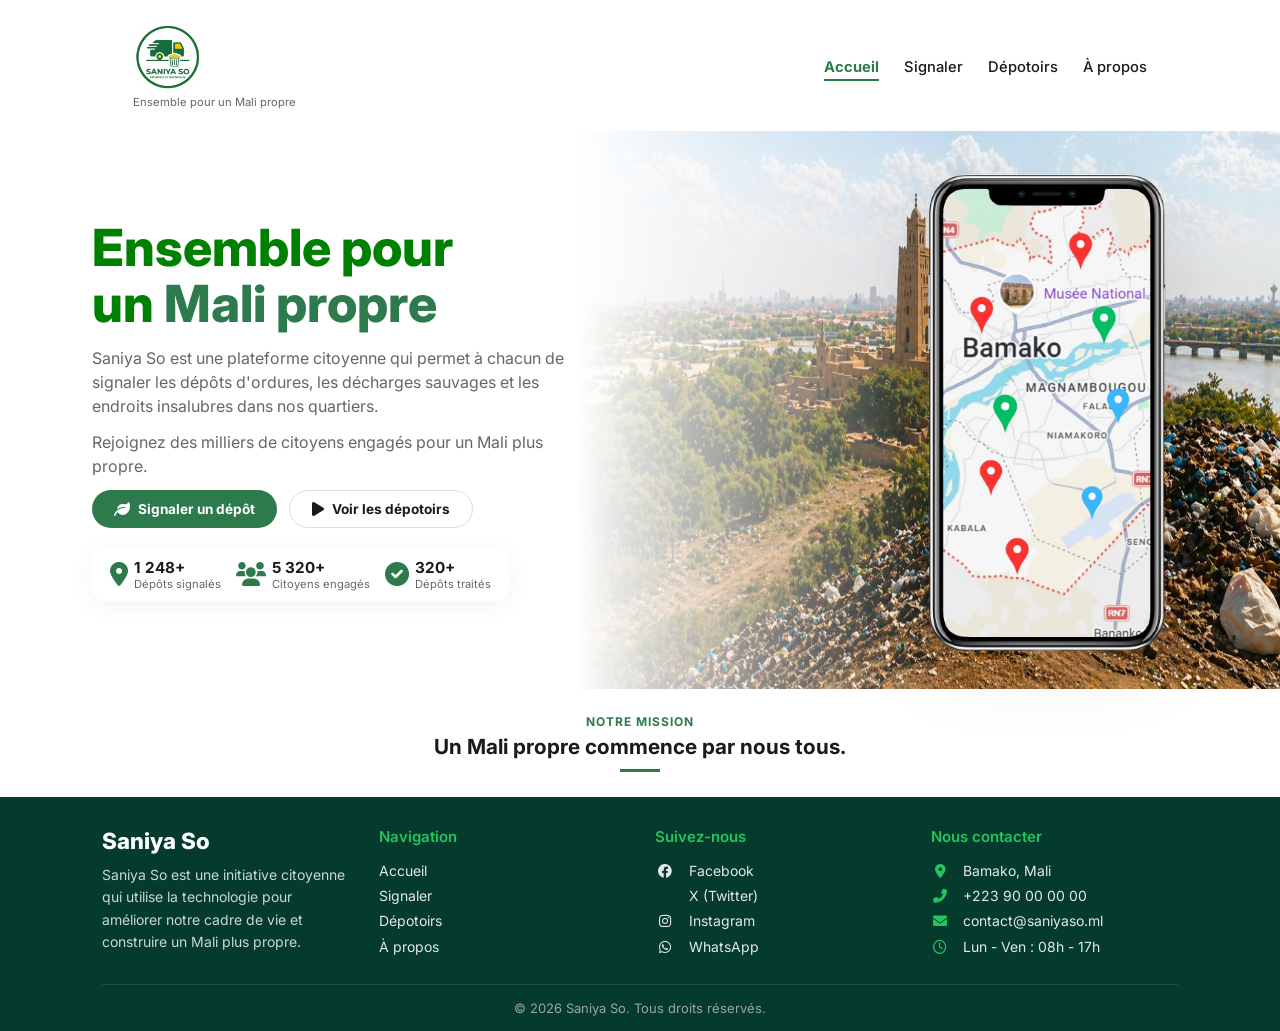
<file: index.html>
<!DOCTYPE html>
<html lang="fr">
<head>
    <meta charset="UTF-8">
    <meta name="viewport" content="width=device-width, initial-scale=1.0">
    <title>Saniya So - Mali Propre</title>
    <link rel="stylesheet" href="Style.css">
    <link href="https://fonts.googleapis.com/css2?family=Inter:wght@400;600;700;800&display=swap" rel="stylesheet">
    <link rel="stylesheet" href="https://cdnjs.cloudflare.com/ajax/libs/font-awesome/6.0.0/css/all.min.css">
</head>
<body>

    <header class="header">
        <nav class="navbar">
            <div class="logo">
                <div class="logo-text">
                 <a href="index.html"><img src="images/logo.jpeg" alt="logo SaniyaSo"></a>
                    <p>Ensemble pour un Mali propre</p>
                </div>
            </div>
            <button class="menu-toggle" id="menuToggle">
                <span></span>
                <span></span>
                <span></span>
            </button>
            <ul class="nav-links" id="navLinks">
    <li><a href="index.html" class="active">Accueil</a></li>
    <li><a href="signaler.html">Signaler</a></li>
    <li><a href="depotoir.html">Dépotoirs</a></li>
    <li><a href="apropos.html">À propos</a></li>
</ul>
        </nav>
    </header>
    <main class="hero">
        <div class="hero-container">
            <div class="hero-content">
                <h1 class="title">Ensemble pour<br>un <span>Mali propre</span></h1>
                <p class="description">
                    Saniya So est une plateforme citoyenne qui permet à chacun de signaler les dépôts d'ordures, les décharges sauvages et les endroits insalubres dans nos quartiers.
                </p>
                <p class="sub-description">Rejoignez des milliers de citoyens engagés pour un Mali plus propre.</p>
                <div class="actions">
                    <a href="signaler.html" class="btn btn-green"><i class="fas fa-leaf"></i> Signaler un dépôt</a>
                    <a href="depotoir.html" class="btn btn-outline"><i class="fas fa-play"></i> Voir les dépotoirs</a>
                </div>
                <div class="stats">
                    <div class="stat-card">
                        <span class="icon"><i class="fas fa-map-marker-alt"></i></span>
                        <div><strong>1 248+</strong><p>Dépôts signalés</p></div>
                    </div>
                    <div class="stat-card">
                        <span class="icon"><i class="fas fa-users"></i></span>
                        <div><strong>5 320+</strong><p>Citoyens engagés</p></div>
                    </div>
                    <div class="stat-card">
                        <span class="icon"><i class="fas fa-check-circle"></i></span>
                        <div><strong>320+</strong><p>Dépôts traités</p></div>
                    </div>
                </div>
            </div>

            <div class="hero-visual">
                <img src="images/iphone.png" alt="Saniya App" class="phone">
            </div>
        </div>
    </main>

    <div class="mission">
        <p class="mission-tag">NOTRE MISSION</p>
        <h2>Un Mali propre commence par nous tous.</h2>
        <div class="line"></div>
    </div>

    <footer class="main-footer">
        <div class="footer-inner">
            <div class="footer-section left">
                <div class="footer-brand">
                    <h2>Saniya So</h2>
                </div>
                <p class="description-footer">
                    Saniya So est une initiative citoyenne qui utilise la technologie pour améliorer notre cadre de vie et construire un Mali plus propre.
                </p>
            </div>

            <div class="footer-section center">
                <h3>Navigation</h3>
                <ul>
                    <li><a href="#">Accueil</a></li>
                    <li><a href="#">Signaler</a></li>
                    <li><a href="#">Dépotoirs</a></li>
                    <li><a href="#">À propos</a></li>
                </ul>
            </div>
<div class="footer-section center">
    <h3>Suivez-nous</h3>
    <ul class="social-links">
        <li><a href="#"><i class="fab fa-facebook"></i> Facebook</a></li>
        <li><a href="#"><i class="fab fa-x-twitter"></i> X (Twitter)</a></li>
        <li><a href="#"><i class="fab fa-instagram"></i> Instagram</a></li>
        <li><a href="#"><i class="fab fa-whatsapp"></i> WhatsApp</a></li>
    </ul>
</div>
            <div class="footer-section right">
                <h3>Nous contacter</h3>
                <ul class="contact-info">
    <li><i class="fas fa-map-marker-alt"></i> Bamako, Mali</li>
    <li><i class="fas fa-phone-alt"></i> +223 90 00 00 00</li>
    <li><i class="fas fa-envelope"></i> contact@saniyaso.ml</li>
    <li><i class="far fa-clock"></i> Lun - Ven : 08h - 17h</li>
</ul>
            </div>
        </div>

        <div class="footer-bottom">
            <p>© 2026 Saniya So. Tous droits réservés.</p>
        </div>
    </footer>

    <script>
        const menuToggle = document.getElementById('menuToggle');
        const navLinks = document.getElementById('navLinks');
        
        menuToggle.addEventListener('click', () => {
            navLinks.classList.toggle('active');
            menuToggle.classList.toggle('active');
        });
    </script>

</body>
</html>
</file>
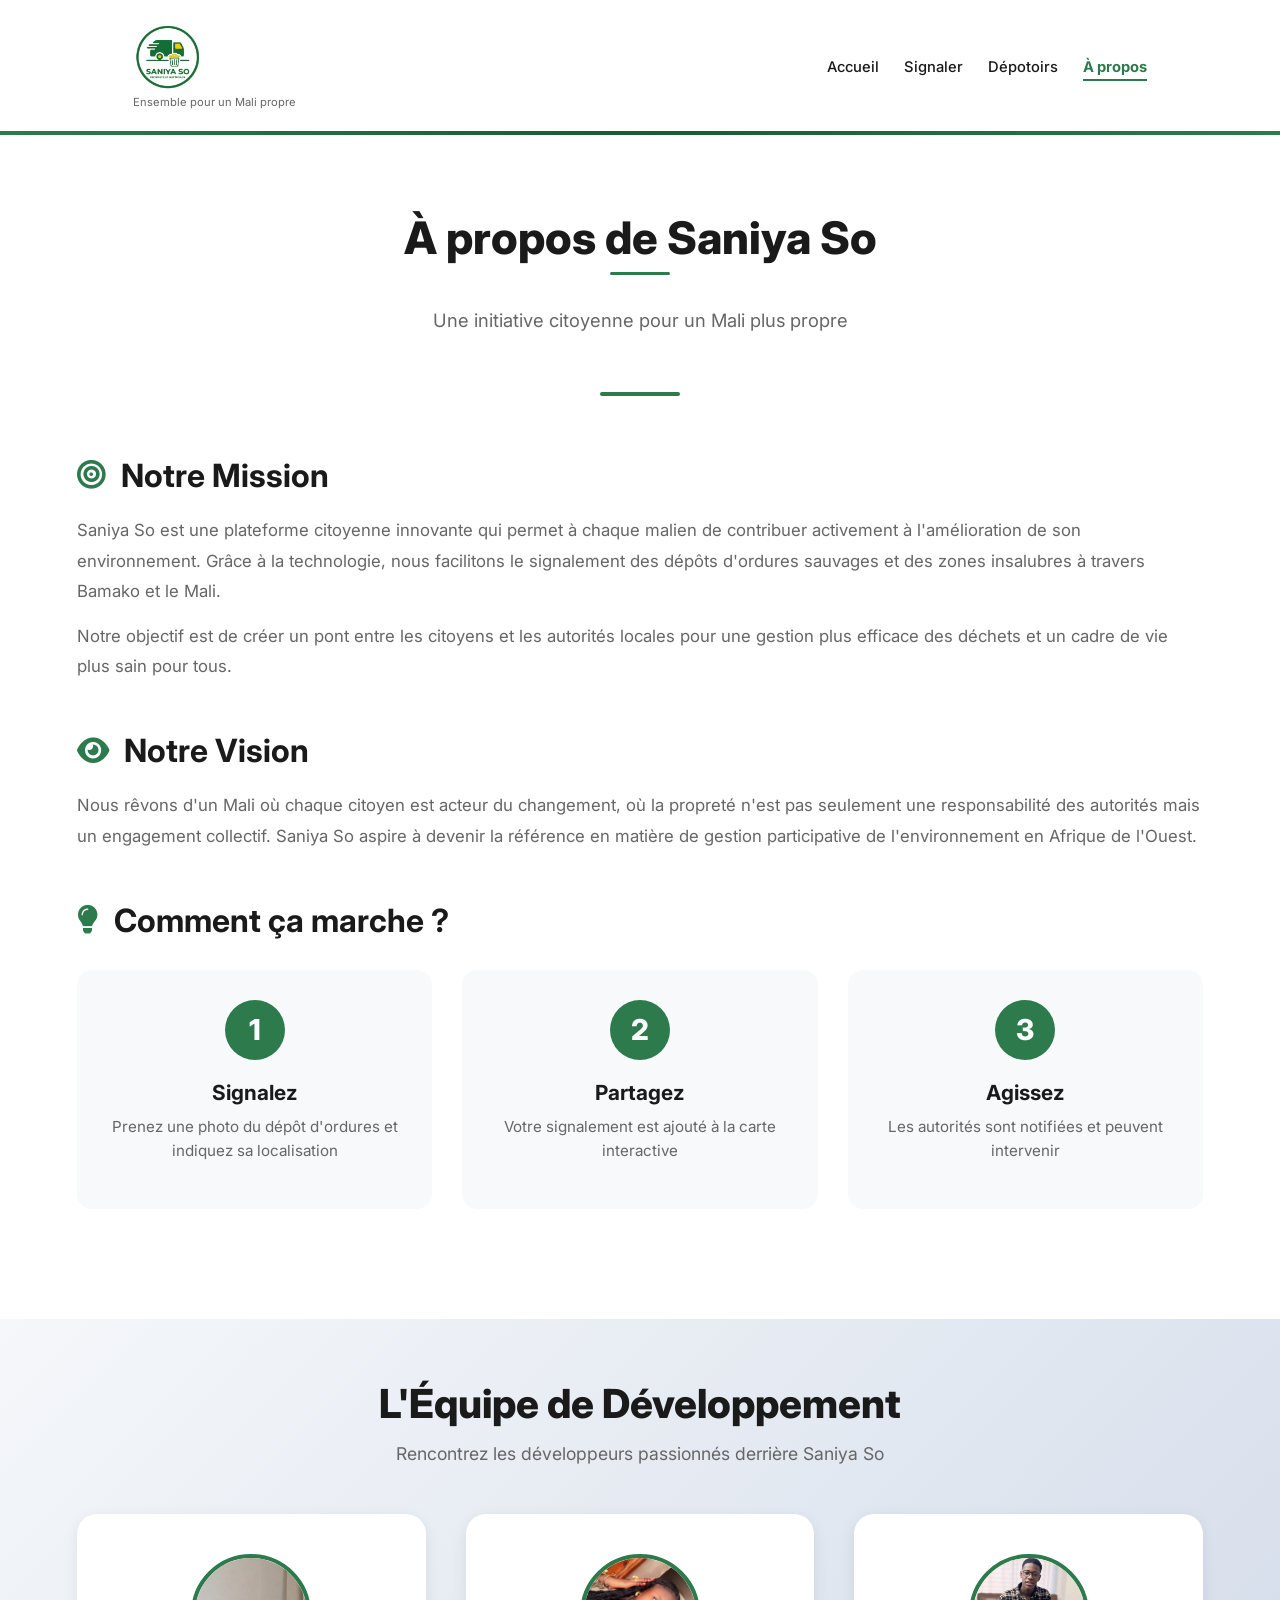
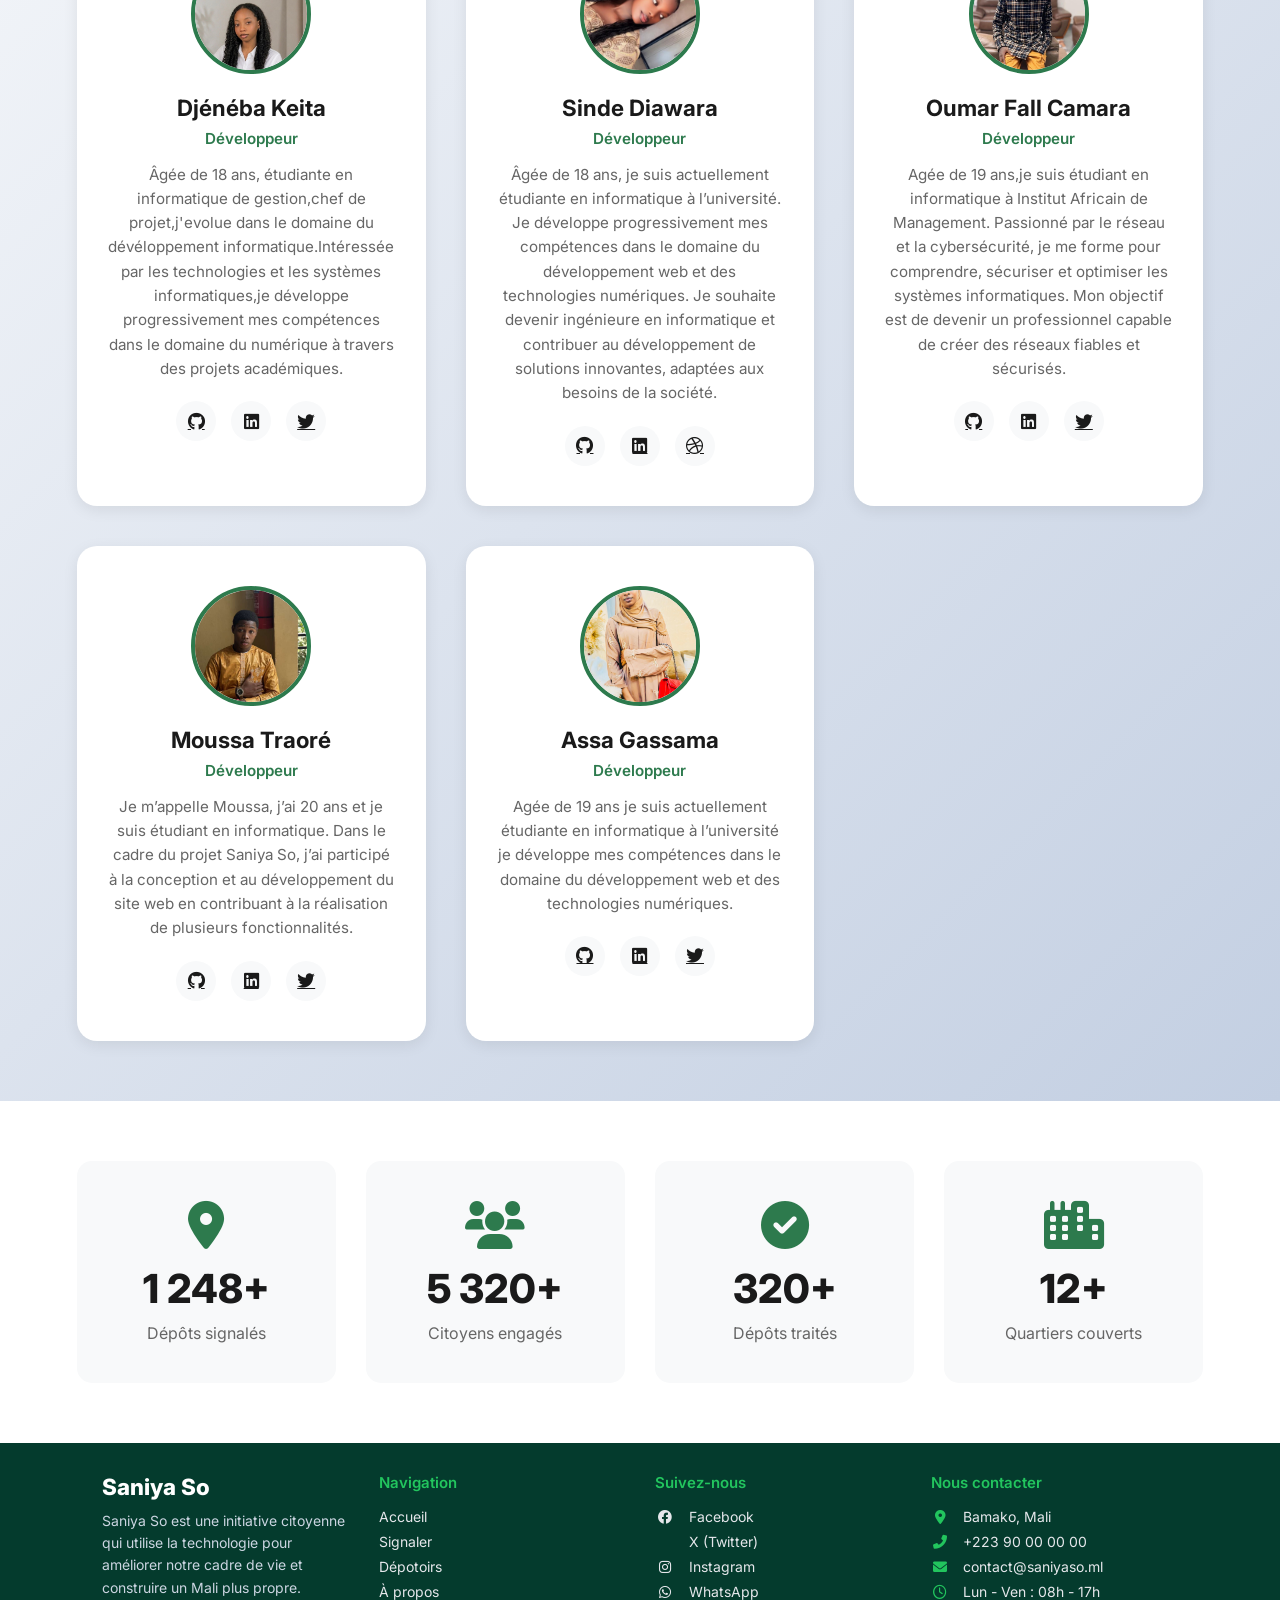
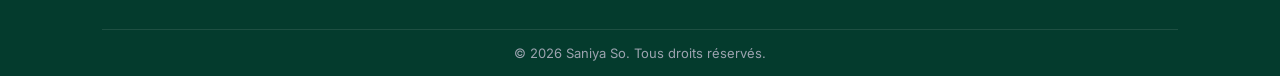
<file: apropos.html>
<!DOCTYPE html>
<html lang="fr">
<head>
    <meta charset="UTF-8">
    <meta name="viewport" content="width=device-width, initial-scale=1.0">
    <title>À propos - Saniya So</title>
    <link rel="stylesheet" href="Style.css">
    <link href="https://fonts.googleapis.com/css2?family=Inter:wght@400;600;700;800&display=swap" rel="stylesheet">
    <link rel="stylesheet" href="https://cdnjs.cloudflare.com/ajax/libs/font-awesome/6.0.0/css/all.min.css">
</head>
<body>

    <header class="header">
        <nav class="navbar">
            <div class="logo">
                <div class="logo-text">
                 <a href="index.html"><img src="images/logo.jpeg" alt="logo SaniyaSo"></a>
                    <p>Ensemble pour un Mali propre</p>
                </div>
            </div>
            <button class="menu-toggle" id="menuToggle">
                <span></span>
                <span></span>
                <span></span>
            </button>
            <ul class="nav-links" id="navLinks">
    <li><a href="index.html">Accueil</a></li>
    <li><a href="signaler.html">Signaler</a></li>
    <li><a href="depotoir.html">Dépotoirs</a></li>
    <li><a href="apropos.html" class="active">À propos</a></li>
</ul>
        </nav>
    </header>

    <!-- SECTION HERO -->
    <section class="about-hero">
        <div class="hero-overlay">
            <h1>À propos de Saniya So</h1>
            <p>Une initiative citoyenne pour un Mali plus propre</p>
        </div>
    </section>

    <!-- SECTION MISSION -->
    <section class="about-section">
        <div class="about-container">
            <div class="about-content">
                <h2><i class="fas fa-bullseye"></i> Notre Mission</h2>
                <p>
                    Saniya So est une plateforme citoyenne innovante qui permet à chaque malien de contribuer activement à l'amélioration de son environnement. 
                    Grâce à la technologie, nous facilitons le signalement des dépôts d'ordures sauvages et des zones insalubres à travers Bamako et le Mali.
                </p>
                <p>
                    Notre objectif est de créer un pont entre les citoyens et les autorités locales pour une gestion plus efficace des déchets 
                    et un cadre de vie plus sain pour tous.
                </p>
            </div>

            <div class="about-content">
                <h2><i class="fas fa-eye"></i> Notre Vision</h2>
                <p>
                    Nous rêvons d'un Mali où chaque citoyen est acteur du changement, où la propreté n'est pas seulement une responsabilité 
                    des autorités mais un engagement collectif. Saniya So aspire à devenir la référence en matière de gestion participative 
                    de l'environnement en Afrique de l'Ouest.
                </p>
            </div>

            <div class="about-content">
                <h2><i class="fas fa-lightbulb"></i> Comment ça marche ?</h2>
                <div class="steps">
                    <div class="step-card">
                        <div class="step-number">1</div>
                        <h3>Signalez</h3>
                        <p>Prenez une photo du dépôt d'ordures et indiquez sa localisation</p>
                    </div>
                    <div class="step-card">
                        <div class="step-number">2</div>
                        <h3>Partagez</h3>
                        <p>Votre signalement est ajouté à la carte interactive</p>
                    </div>
                    <div class="step-card">
                        <div class="step-number">3</div>
                        <h3>Agissez</h3>
                        <p>Les autorités sont notifiées et peuvent intervenir</p>
                    </div>
                </div>
            </div>
        </div>
    </section>

    <!-- SECTION ÉQUIPE -->
    <section class="team-section">
        <div class="team-container">
            <h2>L'Équipe de Développement</h2>
            <p class="team-intro">Rencontrez les développeurs passionnés derrière Saniya So</p>
            
            <div class="team-grid">
                <div class="team-card">
                    <div class="team-avatar">
                        <img src="images/Ina.jpg.jpeg" alt="Djénéba Keita">
                    </div>
                    <h3>Djénéba Keita</h3>
                    <p class="role">Développeur</p>
                    <p class="bio">Âgée de 18 ans, étudiante en informatique de gestion,chef de projet,j'evolue dans le domaine du dévéloppement informatique.Intéressée par les technologies et les systèmes informatiques,je développe progressivement mes compétences dans le domaine du numérique à travers des projets académiques.</p>
                    <div class="social-links-team">
                        <a href="#"><i class="fab fa-github"></i></a>
                        <a href="#"><i class="fab fa-linkedin"></i></a>
                        <a href="#"><i class="fab fa-twitter"></i></a>
                    </div>
                </div>

                <div class="team-card">
                    <div class="team-avatar">
                        <img src="images/sinde.jpg.jpeg" alt="Sinde Diawara">
                    </div>
                    <h3>Sinde Diawara</h3>
                    <p class="role">Développeur</p>
                    <p class="bio">Âgée de 18 ans, je suis actuellement étudiante en informatique à l’université. Je développe progressivement mes compétences dans le domaine du développement web et des technologies numériques.
Je souhaite devenir ingénieure en informatique et contribuer au développement de solutions innovantes, adaptées aux besoins de la société.</p>
                    <div class="social-links-team">
                        <a href="#"><i class="fab fa-github"></i></a>
                        <a href="#"><i class="fab fa-linkedin"></i></a>
                        <a href="#"><i class="fab fa-dribbble"></i></a>
                    </div>
                </div>

                <div class="team-card">
                    <div class="team-avatar">
                        <img src="images/fall.jpg.jpeg" alt="Développeur 3">
                    </div>
                    <h3>Oumar Fall Camara</h3>
                    <p class="role">Développeur</p>
                    <p class="bio">Agée de 19 ans,je suis étudiant en informatique à Institut Africain de Management. Passionné par le réseau et la cybersécurité, je me forme pour comprendre, sécuriser et optimiser les systèmes informatiques. Mon objectif est de devenir un professionnel capable de créer des réseaux fiables et sécurisés.</p>
                    <div class="social-links-team">
                        <a href="#"><i class="fab fa-github"></i></a>
                        <a href="#"><i class="fab fa-linkedin"></i></a>
                        <a href="#"><i class="fab fa-twitter"></i></a>
                    </div>
                </div>

                <div class="team-card">
                    <div class="team-avatar">
                        <img src="images/moussa.jpg.jpeg" alt="Développeur 4">
                    </div>
                    <h3>Moussa Traoré</h3>
                    <p class="role">Développeur</p>
                    <p class="bio">Je m’appelle Moussa, j’ai 20 ans et je suis étudiant en informatique. Dans le cadre du projet Saniya So, j’ai participé à la conception et au développement du site web en contribuant à la réalisation de plusieurs fonctionnalités.</p>
                    <div class="social-links-team">
                        <a href="#"><i class="fab fa-github"></i></a>
                        <a href="#"><i class="fab fa-linkedin"></i></a>
                        <a href="#"><i class="fab fa-twitter"></i></a>
                    </div>
                </div>

                <div class="team-card">
                    <div class="team-avatar">
                        <img src="images/Assa.jpg.jpeg" alt="Développeur 5">
                    </div>
                    <h3>Assa Gassama</h3>
                    <p class="role">Développeur</p>
                    <p class="bio">Agée de 19 ans je suis actuellement étudiante en informatique à l’université je développe mes compétences dans le domaine du développement web et des technologies numériques.</p>
                    <div class="social-links-team">
                        <a href="#"><i class="fab fa-github"></i></a>
                        <a href="#"><i class="fab fa-linkedin"></i></a>
                        <a href="#"><i class="fab fa-twitter"></i></a>
                    </div>
                </div>
            </div>
        </div>
    </section>

    <!-- SECTION STATS -->
    <section class="stats-section">
        <div class="stats-container">
            <div class="stat-box">
                <i class="fas fa-map-marker-alt"></i>
                <h3>1 248+</h3>
                <p>Dépôts signalés</p>
            </div>
            <div class="stat-box">
                <i class="fas fa-users"></i>
                <h3>5 320+</h3>
                <p>Citoyens engagés</p>
            </div>
            <div class="stat-box">
                <i class="fas fa-check-circle"></i>
                <h3>320+</h3>
                <p>Dépôts traités</p>
            </div>
            <div class="stat-box">
                <i class="fas fa-city"></i>
                <h3>12+</h3>
                <p>Quartiers couverts</p>
            </div>
        </div>
    </section>

    <footer class="main-footer">
        <div class="footer-inner">
            <div class="footer-section left">
                <div class="footer-brand">
                    <h2>Saniya So</h2>
                </div>
                <p class="description-footer">
                    Saniya So est une initiative citoyenne qui utilise la technologie pour améliorer notre cadre de vie et construire un Mali plus propre.
                </p>
            </div>

            <div class="footer-section center">
                <h3>Navigation</h3>
                <ul>
                    <li><a href="index.html">Accueil</a></li>
                    <li><a href="signaler.html">Signaler</a></li>
                    <li><a href="depotoir.html">Dépotoirs</a></li>
                    <li><a href="apropos.html">À propos</a></li>
                </ul>
            </div>
<div class="footer-section center">
    <h3>Suivez-nous</h3>
    <ul class="social-links">
        <li><a href="#"><i class="fab fa-facebook"></i> Facebook</a></li>
        <li><a href="#"><i class="fab fa-x-twitter"></i> X (Twitter)</a></li>
        <li><a href="#"><i class="fab fa-instagram"></i> Instagram</a></li>
        <li><a href="#"><i class="fab fa-whatsapp"></i> WhatsApp</a></li>
    </ul>
</div>
            <div class="footer-section right">
                <h3>Nous contacter</h3>
                <ul class="contact-info">
    <li><i class="fas fa-map-marker-alt"></i> Bamako, Mali</li>
    <li><i class="fas fa-phone-alt"></i> +223 90 00 00 00</li>
    <li><i class="fas fa-envelope"></i> contact@saniyaso.ml</li>
    <li><i class="far fa-clock"></i> Lun - Ven : 08h - 17h</li>
</ul>
            </div>
        </div>

        <div class="footer-bottom">
            <p>© 2026 Saniya So. Tous droits réservés.</p>
        </div>
    </footer>

    <script>
        const menuToggle = document.getElementById('menuToggle');
        const navLinks = document.getElementById('navLinks');
        
        menuToggle.addEventListener('click', () => {
            navLinks.classList.toggle('active');
            menuToggle.classList.toggle('active');
        });
    </script>

</body>
</html>
</file>
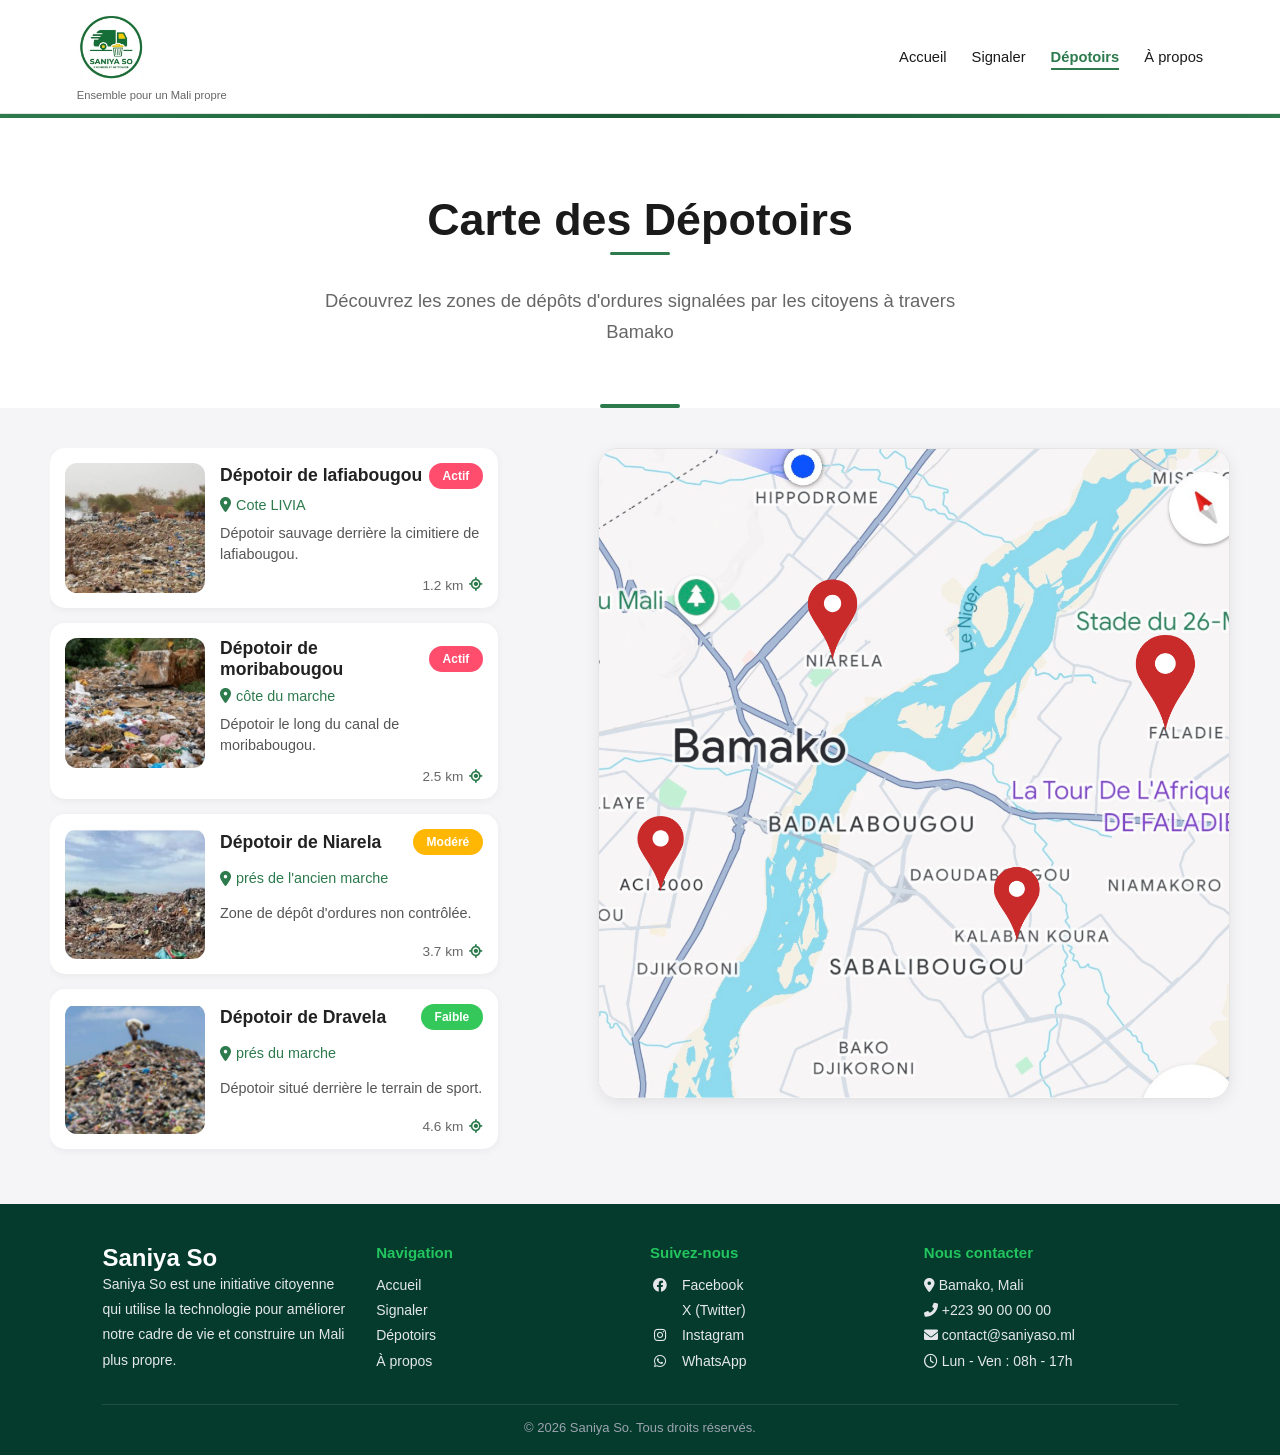
<file: depotoir.html>
<!DOCTYPE html>
<html lang="fr">
<head>
  <meta charset="UTF-8" />
  <meta name="viewport" content="width=device-width, initial-scale=1.0"/>
  <title>Dépotoir - Saniya SO</title>
  <link href="https://fonts.googleapis.com/css2?family=Inter:wght@400;600;700;800&display=swap" rel="stylesheet">
  <link rel="stylesheet" href="https://cdnjs.cloudflare.com/ajax/libs/font-awesome/6.0.0/css/all.min.css">
  <link rel="stylesheet" href="depotoir.css">
</head>
<body>
    <header class="header">
        <nav class="navbar">
            <div class="logo">
                <div class="logo-text">
                 <a href="index.html"><img src="images/logo.jpeg" alt="logo SaniyaSo"></a>
                    <p>Ensemble pour un Mali propre</p>
                </div>
            </div>
            <button class="menu-toggle" id="menuToggle">
                <span></span>
                <span></span>
                <span></span>
            </button>
            <ul class="nav-links" id="navLinks">
    <li><a href="index.html">Accueil</a></li>
    <li><a href="signaler.html">Signaler</a></li>
    <li><a href="depotoir.html" class="active">Dépotoirs</a></li>
    <li><a href="apropos.html">À propos</a></li>
</ul>
        </nav>
    </header>

  <!-- SECTION HERO -->
  <section class="depotoir-hero">
    <div class="hero-overlay">
      <h1>Carte des Dépotoirs</h1>
      <p>Découvrez les zones de dépôts d'ordures signalées par les citoyens à travers Bamako</p>
    </div>
  </section>

  <!-- CONTENU -->
  <main>
  <section class="container">

    <!-- LISTE DEPOTOIRS -->
    <div class="left-section">

      <!-- CARD 1 -->
      <div class="dump-card">
        <img src="images/lafiabougou.jpg" alt="">

        <div class="card-content">
          <div class="top-line">
            <h2>Dépotoir de lafiabougou</h2>
            <span class="badge red">Actif</span>
          </div>

          <p class="location">
            <i class="fa-solid fa-location-dot"></i>
            <a href="https://www.google.com/maps/place/Dépôt+d'ordures+de+Lafiabougou/@12.6227648,-8.0593263,14z/data=!4m6!3m5!1s0xe51cdefd9be4935:0x67560b0e3106691e!8m2!3d12.6227648!4d-8.0387269!16s%2Fg%2F11r3ksg0zl?entry=ttu&g_ep=EgoyMDI2MDUwMi4wIKXMDSoASAFQAw%3D%3D">Cote LIVIA</a>
          </p>

          <p class="description">
            Dépotoir sauvage derrière la cimitiere de lafiabougou.
          </p>

          <div class="distance">
            <span>1.2 km</span>
            <i class="fa-solid fa-location-crosshairs"></i>
          </div>
        </div>
      </div>

      <!-- CARD 2 -->
      <div class="dump-card">
        <img src="images/moribabougou.jpg" alt="">

        <div class="card-content">
          <div class="top-line">
            <h2>Dépotoir de moribabougou</h2>
            <span class="badge red">Actif</span>
          </div>

          <p class="location">
            <i class="fa-solid fa-location-dot"></i>
            <a href="https://maps.app.goo.gl/bct2KwV17Maovm8Z7">
            côte du marche</a>
          </p>

          <p class="description">
            Dépotoir le long du canal de moribabougou.
          </p>

          <div class="distance">
            <span>2.5 km</span>
            <i class="fa-solid fa-location-crosshairs"></i>
          </div>
        </div>
      </div>

      <!-- CARD 3 -->
      <div class="dump-card">
        <img src="images/Niarela.jpg" alt="">

        <div class="card-content">
          <div class="top-line">
            <h2>Dépotoir de Niarela</h2>
            <span class="badge orange">Modéré</span>
          </div>

          <p class="location">
            <i class="fa-solid fa-location-dot"></i>
            <a href="https://maps.app.goo.gl/dKLUxHJo3vQ7WgpJ7">
            prés de l'ancien marche</a>
          </p>

          <p class="description">
            Zone de dépôt d'ordures non contrôlée.
          </p>

          <div class="distance">
            <span>3.7 km</span>
            <i class="fa-solid fa-location-crosshairs"></i>
          </div>
        </div>
      </div>

      <!-- CARD 4 -->
      <div class="dump-card">
        <img src="images/Dravela.jpg" alt="">

        <div class="card-content">
          <div class="top-line">
            <h2>Dépotoir de Dravela</h2>
            <span class="badge green">Faible</span>
          </div>

          <p class="location">
            <i class="fa-solid fa-location-dot"></i>
            <a href="https://maps.app.goo.gl/QqBbSg9jET7H3o8H7">
            prés du marche</a>
          </p>

          <p class="description">
            Dépotoir situé derrière le terrain de sport.
          </p>

          <div class="distance">
            <span>4.6 km</span>
            <i class="fa-solid fa-location-crosshairs"></i>
          </div>
        </div>
      </div>

    </div>

    <!-- CARTE -->
    <div class="map-section">
      <img src="images/Maps.png" alt="Carte">
    </div>
  </section>
  </main>

    <footer class="main-footer">
        <div class="footer-inner">
            <div class="footer-section left">
                <div class="footer-brand">
                    <h2>Saniya So</h2>
                </div>
                <p class="description-footer">
                    Saniya So est une initiative citoyenne qui utilise la technologie pour améliorer notre cadre de vie et construire un Mali plus propre.
                </p>
            </div>

            <div class="footer-section center">
                <h3>Navigation</h3>
                <ul>
                    <li><a href="index.html">Accueil</a></li>
                    <li><a href="signaler.html">Signaler</a></li>
                    <li><a href="depotoir.html">Dépotoirs</a></li>
                    <li><a href="apropos.html">À propos</a></li>
                </ul>
            </div>
<div class="footer-section center">
    <h3>Suivez-nous</h3>
    <ul class="social-links">
        <li><a href="#"><i class="fab fa-facebook"></i> Facebook</a></li>
        <li><a href="#"><i class="fab fa-x-twitter"></i> X (Twitter)</a></li>
        <li><a href="#"><i class="fab fa-instagram"></i> Instagram</a></li>
        <li><a href="#"><i class="fab fa-whatsapp"></i> WhatsApp</a></li>
    </ul>
</div>
            <div class="footer-section right">
                <h3>Nous contacter</h3>
                <ul class="contact-info">
    <li><i class="fas fa-map-marker-alt"></i> Bamako, Mali</li>
    <li><i class="fas fa-phone-alt"></i> +223 90 00 00 00</li>
    <li><i class="fas fa-envelope"></i> contact@saniyaso.ml</li>
    <li><i class="far fa-clock"></i> Lun - Ven : 08h - 17h</li>
</ul>
            </div>
        </div>

        <div class="footer-bottom">
            <p>© 2026 Saniya So. Tous droits réservés.</p>
        </div>
    </footer>

    <script>
        const menuToggle = document.getElementById('menuToggle');
        const navLinks = document.getElementById('navLinks');
        
        menuToggle.addEventListener('click', () => {
            navLinks.classList.toggle('active');
            menuToggle.classList.toggle('active');
        });
    </script>

</body>
</html>
</file>
<file: Style.css>
nav{
    display: flex;
    justify-content: space-between;
    align-items: center;
    padding: 10px 5%;
    background-color: white;

}
nav img{
    width: 70px;
    height: 70px;
    object-fit: cover;
    border-radius:  10px;
    display: block;
}

nav ul{
    list-style: none;
    margin: 0;
    padding: 0;
    display: flex;
    gap: 30px;
}
nav ul a {
    color: green;
    text-decoration: none;
    font-weight: 600;
}
nav ul a:hover{
    color: #107f10;
    text-decoration: underline;
}
body{
    margin: 0;
    padding: 0;
    background-image: url( img-déchets.jpg);
    background-size: 100% 100%;
    background-position: center;
    background-attachment: fixed;
    background-repeat: no-repeat;
 }
h1{
    text-align: center;
    color:green;
    width: 100%;
    position: sticky;
    top: 0;
}
form {
    background-color: rgba(255, 255, 255, 0.2); 
    backdrop-filter: blur(10px); 
    border: 1px solid rgba(255, 255, 255, 0.3);
    
    display: flex;
    flex-direction: column;
    border-radius: 50px;
    width: 50%;
    align-items: center;
    justify-content: center;
    margin-top: 20px;
    gap: 20px;
    padding: 40px; 
    margin-bottom: 50px;
}
label {
    color: white; 
    text-shadow: 1px 1px 2px rgba(0,0,0,0.5); 
}
input, #zone-desc {
    background-color: rgba(255, 255, 255, 0.7); 
    border: none;
    border-radius: 10px;
}
#zone-desc{
    margin-bottom: 15px;
    height: 100px;
    width: 50%;
    padding: 10px;
}
.formdepo{
display:flex ;
align-items: center;
justify-content: center;
flex-direction: column;
}

#zone-desc{
    height: 100px;
    padding: AUTO;
   
}

.boite-photo{
    background: #fff;
    padding: 40px 20px;
    border-radius: 20px;
    width: 200px;
    text-align: center;
    max-width: 360px;
    box-shadow: 0 4px 10px rgba(0,0,0,0.5);
    margin-bottom: 50px;
}
#icon-placeholder svg{
    width: 48px;
    height: 48px;
    display: block;
}
#icon-placeholder svg path{
    fill: #1d9041;
}
.boite-photo h2{
    font-size: 1.2rem;
    color: #333;
    font-weight: bold;
    margin-bottom: 8px;
}
.boite-photo p{
    font-size: 0.85rem;
    color: #777;
    line-height: 1.4;
}
.green-btn{
    background-color: #1d9041;
    color: white;
    padding: 12px 25px;
    border-radius: 12px;
    display: inline-flex;
    align-items: center;
    gap: 10px;
    cursor: pointer;
    font-weight: 600;
    border: 0.9rem;
    transition: background 0.3s ease;
}
.green-btn:hover{
    background-color: #167032;
}
.green-btn span{
    font-size: 1.1rem;
}
button{
    background-color: green;
    color: white;
}
.conteneur-blanc {
    display: flex;
    flex-direction: column;
    align-items: center; 
    justify-content: center;
    padding: 40px; 
    gap: 30px; 
}
.bloc-photo {
    margin-top: 30px;    
    margin-bottom: 30px;
}
  :root {
    --green: #2D7A4D;
    --dark: #1A1A1A;
    --gray: #666;
}

* { 
    margin: 0; 
    padding: 0; 
    box-sizing: border-box; 
}

body {
    font-family: 'Inter', sans-serif;
    min-height: 100vh;
    display: flex;
    flex-direction: column;
    overflow-y: auto;
    overflow-x: hidden;
    background: #fff;
    color: var(--dark);
}
.header { 
    padding: 12px 6%; 
    background: #fff;
    position: sticky;
    top: 0;
    z-index: 10;
} 
.navbar { 
    display: flex; 
    justify-content: space-between; 
    align-items: center; 
}
.logo { 
    display: flex; 
    align-items: center; 
}
.logo-text h1 { 
    color: var(--green); 
    font-size: 1.45rem; 
    font-weight: 800; 
    line-height: 1; 
    text-align: left;
}
.logo-text p { 
    font-size: 0.7rem; 
    color: var(--gray); 
    margin-top: 3px;
    text-align: left;
}
.nav-links { 
    display: flex; 
    list-style: none; 
    gap: 25px; 
}
.nav-links a { 
    text-decoration: none; 
    color: var(--dark); 
    font-weight: 500; 
    font-size: 0.92rem; 
}
.nav-links a.active { 
    color: var(--green); 
    border-bottom: 2px solid var(--green); 
    padding-bottom: 3px; 
    font-weight: 700; 
}
.menu-toggle {
    display: none;
    flex-direction: column;
    gap: 5px;
    background: none;
    border: none;
    cursor: pointer;
    padding: 5px;
    z-index: 1000;
}

.menu-toggle span {
    width: 28px;
    height: 3px;
    background: var(--green);
    border-radius: 3px;
    transition: all 0.3s ease;
}

.menu-toggle.active span:nth-child(1) {
    transform: rotate(45deg) translate(8px, 8px);
}

.menu-toggle.active span:nth-child(2) {
    opacity: 0;
}

.menu-toggle.active span:nth-child(3) {
    transform: rotate(-45deg) translate(7px, -7px);
}
.signaler-hero {
    background: #fff;
    padding: 80px 6% 60px;
    text-align: center;
    position: relative;
    overflow: hidden;
}

.signaler-hero::before {
    content: '';
    position: absolute;
    top: 0;
    left: 0;
    right: 0;
    height: 4px;
    background: linear-gradient(90deg, #2D7A4D 0%, #1a5a36 50%, #2D7A4D 100%);
}

.signaler-hero::after {
    content: '';
    position: absolute;
    bottom: 0;
    left: 50%;
    transform: translateX(-50%);
    width: 80px;
    height: 4px;
    background: #2D7A4D;
    border-radius: 2px;
}

.signaler-hero .hero-overlay h1 {
    font-size: 2.8rem;
    font-weight: 800;
    margin-bottom: 15px;
    color: #1A1A1A;
    position: relative;
    display: inline-block;
}

.signaler-hero .hero-overlay h1::after {
    content: '';
    position: absolute;
    bottom: -10px;
    left: 50%;
    transform: translateX(-50%);
    width: 60px;
    height: 3px;
    background: #2D7A4D;
    border-radius: 2px;
}

.signaler-hero .hero-overlay p {
    font-size: 1.15rem;
    color: #666;
    max-width: 650px;
    margin: 25px auto 0;
    line-height: 1.7;
    font-weight: 400;
}

.hero {
    position: relative;
    display: flex;
    align-items: center;
    background-image: url('images/fond.jpg'); 
    background-size: 58% 100%; 
    background-position: right top;
    background-repeat: no-repeat;
    padding: 20px 0;
    min-height: 62vh;
}
.hero::before {
    content: '';
    position: absolute;
    inset: 0;
    background: linear-gradient(90deg, #fff 45%, rgba(255,255,255,0) 75%);
    z-index: 1;
}
.hero-container {
    width: 100%;
    max-width: 1250px;
    margin: 0 auto;
    padding: 0 6%; 
    display: flex;
    justify-content: space-between;
    align-items: center;
    z-index: 2;
}
.hero-content { 
    flex: 1.1; 
    text-align: left; 
    max-width: 480px; 
} 
.title { 
    font-size: 3.2rem; 
    line-height: 1.1; 
    margin-bottom: 15px; 
    font-weight: 800; 
    text-align: left;
}
.title span { 
    color: var(--green); 
}
.description, .sub-description { 
    font-size: 1rem; 
    color: var(--gray); 
    margin-bottom: 12px; 
    line-height: 1.5;
    text-align: left;
}
.actions { 
    display: flex; 
    gap: 12px; 
    margin-bottom: 20px; 
}
.btn { 
    padding: 10px 22px; 
    border-radius: 50px; 
    text-decoration: none; 
    font-weight: 700; 
    display: inline-flex; 
    align-items: center; 
    gap: 8px; 
    font-size: 0.85rem;
    transition: all 0.3s ease;
}
.btn i {
    font-size: 1rem;
}
.btn-green { 
    background: var(--green); 
    color: #fff; 
}
.btn-green:hover {
    background: #236339;
    transform: translateY(-2px);
}
.btn-outline { 
    border: 1.5px solid #ddd; 
    color: var(--dark); 
    background: #fff;
}
.btn-outline:hover {
    border-color: var(--green);
    color: var(--green);
    transform: translateY(-2px);
}

.stats { 
    display: flex; 
    background: #fff; 
    padding: 10px 18px; 
    border-radius: 12px; 
    box-shadow: 0 5px 25px rgba(0,0,0,0.05); 
    width: fit-content; 
    gap: 15px;
}
.stat-card { 
    display: flex; 
    align-items: center; 
    gap: 6px; 
    text-align: left;
}
.stat-card .icon {
    font-size: 1.5rem;
    color: var(--green);
}
.stat-card strong { 
    font-size: 0.95rem; 
    display: block; 
}
.stat-card p { 
    font-size: 0.7rem; 
    color: var(--gray); 
}

.hero-visual { 
    flex: 0.9; 
    display: flex; 
    justify-content: flex-end; 
}
.phone { 
    max-height: 55vh; 
    width: auto; 
    filter: drop-shadow(0 15px 35px rgba(0,0,0,0.1)); 
}

.mission { 
    padding: 25px 0; 
    text-align: center; 
    background: #fff; 
}
.mission-tag { 
    color: var(--green); 
    font-weight: 700; 
    font-size: 0.75rem; 
    letter-spacing: 1px; 
}
.mission h2 { 
    font-size: 1.3rem; 
    margin: 5px 0 10px; 
    font-weight: 700;
}
.line { 
    width: 40px; 
    height: 3px; 
    background: var(--green); 
    margin: 0 auto; 
}


.main-footer {
    background: #043b2d;
    color: white;
    padding: 30px 8% 15px;
    margin-top: auto; 
}
.footer-inner {
    display: flex;
    justify-content: space-between;
    align-items: flex-start;
    flex-wrap: wrap;
    gap: 30px;
}
.footer-section {
    flex: 1;
    min-width: 200px;
}

.footer-section.left,
.footer-section.center,
.footer-section.right {
    text-align: left;
}

.footer-brand h2 {
    color: #fff;
    font-size: 1.4rem;
    font-weight: 800;
    margin-bottom: 10px;
}
.footer-section h3 {
    color: #22c55e;
    margin-bottom: 12px;
    font-size: 15px;
    font-weight: 600;
}
.footer-section p.description-footer {
    color: #cbd5e1;
    line-height: 1.6;
    font-size: 14px;
    max-width: 310px;
}
.footer-section p,
.footer-section li,
.footer-section a {
    color: #e5e7eb;
    text-decoration: none;
    list-style: none;
    line-height: 1.8;
    font-size: 14px;
}
.footer-section ul {
    padding: 0;
    list-style: none;
}
.footer-section a:hover {
    color: #22c55e;
}
.footer-bottom {
    text-align: center;
    margin-top: 25px;
    padding-top: 15px;
    border-top: 1px solid rgba(255,255,255,0.1);
    font-size: 13px;
    color: #9ca3af;
}

@media (max-width: 768px) { 
    .footer-inner { flex-direction: column; text-align: center; }
    .footer-section.left, .footer-section.center, .footer-section.right { text-align: center; }
}

.social-links li a i {
    margin-right: 10px; 
    width: 20px;       
    text-align: center;
}

.contact-info li i {
    margin-right: 10px; 
    width: 18px;        
    text-align: center;
    color: #22c55e;  
}
form {
    background-color: rgba(255, 255, 255, 0.2); 
    backdrop-filter: blur(10px);
    border: 1px solid rgba(255, 255, 255, 0.3);
    border-radius: 30px;
    padding: 40px;
    width: 60%;
    margin: 20px auto;
    display: flex;
    flex-direction: column;
    align-items: center;
    gap: 20px;
}
.boite-photo {
    background: transparent; 
    box-shadow: none;     
    margin-bottom: 20px;
    padding: 0;
}
.form-row label {
    color: white;
    font-weight: bold;
    min-width: 120px;
}
.form-row input, .form-row textarea {
    background-color: rgba(255, 255, 255, 0.6);
    border: none;
    border-radius: 8px;
    padding: 10px;
    flex: 1;
}
.message-succes-style {
    display: none; 
    background-color: #1d9041; 
    color: white;
    padding: 20px;
    border-radius: 10px;
    text-align: center;
    font-size: 1.5rem;
    font-weight: bold;
    margin-top: 20px;
    border: 2px solid white;
}
.formulaire-compact {
    background-color: rgba(255, 255, 255, 0.2); 
    backdrop-filter: blur(10px);
    border-radius: 30px;
    padding: 30px;
    width: 45%; 
    margin: 20px auto;
    display: flex;
    flex-direction: column;
    align-items: center;
    gap: 20px;
}
.boite-photo {
    background: white; 
    padding: 20px;
    border-radius: 20px;
    text-align: center;
    width: 90%;
    color: #333;
}

.boite-photo-opaque p {
    color: #555; 
    font-size: 0.9rem;
}
.form-row {
    display: flex;
    align-items: center;
    width: 100%;
    gap: 15px;
    color: white;
}
#icon-placeholder {
    display: flex;
    justify-content: center;
    margin-bottom: 10px;
}
.boite-photo-opaque {
    background: white;
    padding: 20px;
    border-radius: 20px;
    text-align: center;
    width: 90%;
    margin-bottom: 20px; 
}
.boite-photo-opaque h2 {
    font-size: 1.2rem;
    margin: 5px 0;
    color: #333;
}
@media (max-width: 768px) {
    .header {
        padding: 12px 4%;
    }
    
    .navbar {
        position: relative;
    }
    
    .menu-toggle {
        display: flex;
    }
    
    .nav-links {
        position: fixed;
        top: 0;
        right: -100%;
        height: 100vh;
        width: 70%;
        max-width: 300px;
        background: white;
        flex-direction: column;
        padding: 80px 30px 30px;
        gap: 20px;
        box-shadow: -5px 0 15px rgba(0,0,0,0.1);
        transition: right 0.4s ease;
        z-index: 999;
    }
    
    .nav-links.active {
        right: 0;
    }
    
    .nav-links li {
        width: 100%;
    }
    
    .nav-links a {
        display: block;
        padding: 12px 0;
        font-size: 1.1rem;
        border-bottom: 1px solid #f0f0f0;
    }
    
    .nav-links a.active {
        border-bottom: 2px solid var(--green);
    }
    
    .logo img {
        width: 55px;
        height: 55px;
    }
    
    .logo-text p {
        font-size: 0.65rem;
    }
    .hero {
        background-image: none;
        background: linear-gradient(135deg, #f5f7fa 0%, #c3cfe2 100%);
        min-height: auto;
        padding: 40px 0;
    }
    
    .hero::before {
        display: none;
    }
    
    .hero-container {
        flex-direction: column;
        padding: 0 5%;
        gap: 30px;
    }
    
    .hero-content {
        max-width: 100%;
        text-align: center;
    }
    
    .title {
        font-size: 2.2rem;
        text-align: center;
        line-height: 1.2;
    }
    
    .description, .sub-description {
        text-align: center;
        font-size: 0.95rem;
    }
    
    .actions {
        flex-direction: column;
        width: 100%;
        gap: 15px;
    }
    
    .btn {
        width: 100%;
        justify-content: center;
        padding: 14px 22px;
        font-size: 0.95rem;
    }
    
    .stats {
        flex-direction: column;
        width: 100%;
        padding: 20px;
        gap: 20px;
    }
    
    .stat-card {
        justify-content: flex-start;
        padding: 10px 0;
        border-bottom: 1px solid #f0f0f0;
    }
    
    .stat-card:last-child {
        border-bottom: none;
    }
    
    .hero-visual {
        margin-top: 20px;
        justify-content: center;
    }
    
    .phone {
        max-height: 45vh;
    }
    .mission {
        padding: 30px 5%;
    }
    
    .mission h2 {
        font-size: 1.1rem;
    }
    form, .formulaire-compact {
        width: 95%;
        padding: 25px 20px;
        border-radius: 20px;
    }
    .signaler-hero {
        padding: 60px 5% 50px;
    }
    
    .signaler-hero .hero-overlay h1 {
        font-size: 2rem;
    }
    
    .signaler-hero .hero-overlay h1::after {
        width: 50px;
        height: 2px;
        bottom: -8px;
    }
    
    .signaler-hero .hero-overlay p {
        font-size: 1rem;
        margin-top: 20px;
    }
    
    .haut-page {
        padding: 40px 0;
        min-height: auto !important;
    }
    
    .form-row {
        flex-direction: column;
        align-items: flex-start;
        gap: 8px;
    }
    
    .form-row label {
        min-width: auto;
        font-size: 0.9rem;
    }
    
    .form-row input, .form-row textarea {
        width: 100%;
        font-size: 0.95rem;
    }
    
    #zone-desc {
        width: 100%;
    }
    
    .boite-photo {
        width: 100%;
        padding: 25px 15px;
    }
    
    .green-btn {
        width: 100%;
        justify-content: center;
    }
    
    /* Footer */
    .main-footer {
        padding: 30px 5% 15px;
    }
}

@media (max-width: 1024px) and (min-width: 769px) {
    .hero {
        background-size: 65% 100%;
    }
    
    .title {
        font-size: 2.8rem;
    }
    
    .hero-container {
        padding: 0 4%;
    }
    
    .stats {
        gap: 12px;
    }
    .signaler-hero {
        padding: 70px 5% 55px;
    }
    
    .signaler-hero .hero-overlay h1 {
        font-size: 2.4rem;
    }
    
    .signaler-hero .hero-overlay p {
        font-size: 1.1rem;
    }
}
.about-hero {
    background: #fff;
    padding: 80px 6% 60px;
    text-align: center;
    position: relative;
    overflow: hidden;
}

.about-hero::before {
    content: '';
    position: absolute;
    top: 0;
    left: 0;
    right: 0;
    height: 4px;
    background: linear-gradient(90deg, #2D7A4D 0%, #1a5a36 50%, #2D7A4D 100%);
}

.about-hero::after {
    content: '';
    position: absolute;
    bottom: 0;
    left: 50%;
    transform: translateX(-50%);
    width: 80px;
    height: 4px;
    background: #2D7A4D;
    border-radius: 2px;
}

.about-hero .hero-overlay h1 {
    font-size: 2.8rem;
    font-weight: 800;
    margin-bottom: 15px;
    color: #1A1A1A;
    position: relative;
    display: inline-block;
}

.about-hero .hero-overlay h1::after {
    content: '';
    position: absolute;
    bottom: -10px;
    left: 50%;
    transform: translateX(-50%);
    width: 60px;
    height: 3px;
    background: #2D7A4D;
    border-radius: 2px;
}

.about-hero .hero-overlay p {
    font-size: 1.15rem;
    color: #666;
    max-width: 650px;
    margin: 25px auto 0;
    line-height: 1.7;
    font-weight: 400;
}

.about-section {
    padding: 60px 6%;
    background: #fff;
}

.about-container {
    max-width: 1200px;
    margin: 0 auto;
}

.about-content {
    margin-bottom: 50px;
}

.about-content h2 {
    font-size: 2rem;
    color: var(--dark);
    margin-bottom: 20px;
    display: flex;
    align-items: center;
    gap: 15px;
}

.about-content h2 i {
    color: var(--green);
    font-size: 1.8rem;
}

.about-content p {
    font-size: 1.05rem;
    line-height: 1.8;
    color: var(--gray);
    margin-bottom: 15px;
}
.steps {
    display: grid;
    grid-template-columns: repeat(auto-fit, minmax(280px, 1fr));
    gap: 30px;
    margin-top: 30px;
}

.step-card {
    background: #f8f9fa;
    padding: 30px;
    border-radius: 15px;
    text-align: center;
    transition: transform 0.3s ease, box-shadow 0.3s ease;
}

.step-card:hover {
    transform: translateY(-5px);
    box-shadow: 0 8px 20px rgba(0,0,0,0.1);
}

.step-number {
    width: 60px;
    height: 60px;
    background: var(--green);
    color: white;
    border-radius: 50%;
    display: flex;
    align-items: center;
    justify-content: center;
    font-size: 1.8rem;
    font-weight: 800;
    margin: 0 auto 20px;
}

.step-card h3 {
    font-size: 1.3rem;
    color: var(--dark);
    margin-bottom: 10px;
}

.step-card p {
    font-size: 0.95rem;
    color: var(--gray);
    line-height: 1.6;
}
.team-section {
    padding: 60px 6%;
    background: linear-gradient(135deg, #f5f7fa 0%, #c3cfe2 100%);
}

.team-container {
    max-width: 1200px;
    margin: 0 auto;
    text-align: center;
}

.team-container h2 {
    font-size: 2.5rem;
    color: var(--dark);
    margin-bottom: 15px;
    font-weight: 800;
}

.team-intro {
    font-size: 1.1rem;
    color: var(--gray);
    margin-bottom: 50px;
}

.team-grid {
    display: grid;
    grid-template-columns: repeat(auto-fit, minmax(300px, 1fr));
    gap: 40px;
}

.team-card {
    background: white;
    padding: 40px 30px;
    border-radius: 20px;
    box-shadow: 0 4px 15px rgba(0,0,0,0.08);
    transition: transform 0.3s ease, box-shadow 0.3s ease;
}

.team-card:hover {
    transform: translateY(-8px);
    box-shadow: 0 8px 25px rgba(0,0,0,0.15);
}

.team-avatar {
    width: 120px;
    height: 120px;
    margin: 0 auto 20px;
    border-radius: 50%;
    overflow: hidden;
    border: 4px solid #2D7A4D;
    display: flex;
    align-items: center;
    justify-content: center;
}

.team-avatar img {
    width: 100%;
    height: 100%;
    object-fit: cover;
}

.team-avatar i {
    font-size: 5rem;
    color: white;
}

.team-card h3 {
    font-size: 1.4rem;
    color: var(--dark);
    margin-bottom: 8px;
    font-weight: 700;
}

.team-card .role {
    font-size: 0.95rem;
    color: var(--green);
    font-weight: 600;
    margin-bottom: 15px;
}

.team-card .bio {
    font-size: 0.95rem;
    color: var(--gray);
    line-height: 1.6;
    margin-bottom: 20px;
}

.social-links-team {
    display: flex;
    justify-content: center;
    gap: 15px;
}

.social-links-team a {
    width: 40px;
    height: 40px;
    background: #f8f9fa;
    border-radius: 50%;
    display: flex;
    align-items: center;
    justify-content: center;
    color: var(--dark);
    transition: all 0.3s ease;
}

.social-links-team a:hover {
    background: var(--green);
    color: white;
    transform: scale(1.1);
}

.social-links-team a i {
    font-size: 1.1rem;
}
.stats-section {
    padding: 60px 6%;
    background: white;
}

.stats-container {
    max-width: 1200px;
    margin: 0 auto;
    display: grid;
    grid-template-columns: repeat(auto-fit, minmax(250px, 1fr));
    gap: 30px;
}

.stat-box {
    text-align: center;
    padding: 40px 20px;
    background: #f8f9fa;
    border-radius: 15px;
    transition: transform 0.3s ease, box-shadow 0.3s ease;
}

.stat-box:hover {
    transform: translateY(-5px);
    box-shadow: 0 8px 20px rgba(0,0,0,0.1);
}

.stat-box i {
    font-size: 3rem;
    color: var(--green);
    margin-bottom: 15px;
}

.stat-box h3 {
    font-size: 2.5rem;
    color: var(--dark);
    font-weight: 800;
    margin-bottom: 10px;
}

.stat-box p {
    font-size: 1rem;
    color: var(--gray);
}
@media (max-width: 768px) {
    .about-hero {
        padding: 60px 5% 50px;
    }
    
    .about-hero .hero-overlay h1 {
        font-size: 2rem;
    }
    
    .about-hero .hero-overlay h1::after {
        width: 50px;
        height: 2px;
        bottom: -8px;
    }
    
    .about-hero .hero-overlay p {
        font-size: 1rem;
        margin-top: 20px;
    }
    
    .about-section {
        padding: 40px 5%;
    }
    
    .about-content h2 {
        font-size: 1.5rem;
        flex-direction: column;
        gap: 10px;
    }
    
    .about-content p {
        font-size: 0.95rem;
    }
    
    .steps {
        grid-template-columns: 1fr;
        gap: 20px;
    }
    
    .team-section {
        padding: 40px 5%;
    }
    
    .team-container h2 {
        font-size: 1.8rem;
    }
    
    .team-grid {
        grid-template-columns: 1fr;
        gap: 30px;
    }
    
    .stats-container {
        grid-template-columns: 1fr;
        gap: 20px;
    }
}
</file>
<file: depotoir.css>
*{
    margin: 0;
    padding: 0;
    box-sizing: border-box;
    font-family: Arial, Helvetica, sans-serif;
}

body{
    background: #f5f5f7;
}

/* HEADER & NAVBAR */
.header { 
    padding: 12px 6%; 
    background: #fff;
    position: relative;
    z-index: 10;
    border-bottom: 1px solid #e5e5e5;
} 

.navbar { 
    display: flex; 
    justify-content: space-between; 
    align-items: center; 
}

.logo { 
    display: flex; 
    align-items: center; 
}

.logo img {
    width: 70px;
    height: 70px;
    object-fit: cover;
    border-radius: 10px;
}

.logo-text {
    display: flex;
    flex-direction: column;
}

.logo-text p { 
    font-size: 0.7rem; 
    color: #666; 
    margin-top: 3px;
    text-align: left;
}

.nav-links { 
    display: flex; 
    list-style: none; 
    gap: 25px; 
}

.nav-links a { 
    text-decoration: none; 
    color: #1A1A1A; 
    font-weight: 500; 
    font-size: 0.92rem; 
    transition: 0.3s;
}

.nav-links a:hover {
    color: #2D7A4D;
}

.nav-links a.active { 
    color: #2D7A4D; 
    border-bottom: 2px solid #2D7A4D; 
    padding-bottom: 3px; 
    font-weight: 700; 
}

/* Menu hamburger */
.menu-toggle {
    display: none;
    flex-direction: column;
    gap: 5px;
    background: none;
    border: none;
    cursor: pointer;
    padding: 5px;
    z-index: 1000;
}

.menu-toggle span {
    width: 28px;
    height: 3px;
    background: #2D7A4D;
    border-radius: 3px;
    transition: all 0.3s ease;
}

.menu-toggle.active span:nth-child(1) {
    transform: rotate(45deg) translate(8px, 8px);
}

.menu-toggle.active span:nth-child(2) {
    opacity: 0;
}

.menu-toggle.active span:nth-child(3) {
    transform: rotate(-45deg) translate(7px, -7px);
}

/* Suppression de l'ancien style navbar */

/* SECTION HERO DEPOTOIR */
.depotoir-hero {
    background: #fff;
    padding: 80px 6% 60px;
    text-align: center;
    position: relative;
    overflow: hidden;
}

.depotoir-hero::before {
    content: '';
    position: absolute;
    top: 0;
    left: 0;
    right: 0;
    height: 4px;
    background: linear-gradient(90deg, #2D7A4D 0%, #1a5a36 50%, #2D7A4D 100%);
}

.depotoir-hero::after {
    content: '';
    position: absolute;
    bottom: 0;
    left: 50%;
    transform: translateX(-50%);
    width: 80px;
    height: 4px;
    background: #2D7A4D;
    border-radius: 2px;
}

.hero-overlay h1 {
    font-size: 2.8rem;
    font-weight: 800;
    margin-bottom: 15px;
    color: #1A1A1A;
    position: relative;
    display: inline-block;
}

.hero-overlay h1::after {
    content: '';
    position: absolute;
    bottom: -10px;
    left: 50%;
    transform: translateX(-50%);
    width: 60px;
    height: 3px;
    background: #2D7A4D;
    border-radius: 2px;
}

.hero-overlay p {
    font-size: 1.15rem;
    color: #666;
    max-width: 650px;
    margin: 25px auto 0;
    line-height: 1.7;
    font-weight: 400;
}

/* CONTENU */

.container{
    display: flex;
    gap: 90px;
    padding: 40px 50px;
    align-items: flex-start;
    min-height: 70vh;
}

/* LEFT */

.left-section{
    width: 42%;
    display: flex;
    flex-direction: column;
    gap: 0;
    max-height: 85vh;
    overflow-y: auto;
    padding-right: 10px;
}

.left-section::-webkit-scrollbar {
    width: 6px;
}

.left-section::-webkit-scrollbar-track {
    background: #f1f1f1;
    border-radius: 10px;
}

.left-section::-webkit-scrollbar-thumb {
    background: #2D7A4D;
    border-radius: 10px;
}

.left-section::-webkit-scrollbar-thumb:hover {
    background: #1a5a36;
}

.dump-card{
    background: white;

    display: flex;
    gap: 15px;

    padding: 15px;

    border-radius: 15px;

    margin-bottom: 15px;

    box-shadow: 0 2px 8px rgba(0,0,0,0.05);
    
    transition: transform 0.3s ease, box-shadow 0.3s ease;
}

.dump-card:hover {
    transform: translateY(-3px);
    box-shadow: 0 4px 15px rgba(0,0,0,0.1);
}

.dump-card img{
    width: 140px;
    height: 130px;
    min-width: 140px;

    object-fit: cover;

    border-radius: 12px;
}

.card-content{
    width: 100%;
    display: flex;
    flex-direction: column;
    justify-content: space-between;
}

.top-line{
    display: flex;
    justify-content: space-between;
    align-items: center;

    margin-bottom: 8px;
}

.top-line h2{
    font-size: 1.1rem;
    color: #222;
    font-weight: 700;
}

.badge{
    padding: 6px 14px;
    border-radius: 20px;

    color: white;
    font-size: 0.75rem;
    font-weight: bold;
    white-space: nowrap;
}

.red{
    background: #ff4d6d;
}

.orange{
    background: #ffb703;
}

.green{
    background: #34c759;
}

.location{
    color: #666;
    margin-bottom: 10px;

    font-size: 0.9rem;
    display: flex;
    align-items: center;
    gap: 5px;
}

.location i{
    color: #2D7A4D;
    font-size: 0.95rem;
}

.location a {
    color: #2D7A4D;
    text-decoration: none;
    font-weight: 500;
}

.location a:hover {
    text-decoration: underline;
}

.description{
    color: #555;
    line-height: 1.5;

    margin-bottom: 12px;

    font-size: 0.9rem;
}

.distance{
    display: flex;
    justify-content: flex-end;
    align-items: center;

    gap: 6px;

    color: #666;
    font-size: 0.85rem;
    font-weight: 500;
}

.distance i {
    color: #2D7A4D;
}

/* MAP */

.map-section{
    width: 58%;
    display: flex;
    align-items: flex-start;
    justify-content: center;
    position: sticky;
    top: 20px;
}

.map-section img{
    width: 100%;
    height: auto;
    max-height: 85vh;
    object-fit: contain;
    border: 1px solid #e5e5e5;
    border-radius: 20px;
    box-shadow: 0 4px 15px rgba(0,0,0,0.08);
}
/* --- STYLE FOOTER GLOBAL SANIYA SO --- */
.main-footer {
    background: #043b2d;
    color: white;
    padding: 40px 8% 20px;
    margin-top: auto; 
}
.footer-inner {
    display: flex;
    justify-content: space-between;
    align-items: flex-start;
    flex-wrap: wrap;
    gap: 20px;
}
.footer-section {
    flex: 1;
    min-width: 200px;
}
.footer-section h3 {
    color: #22c55e;
    margin-bottom: 12px;
    font-size: 15px;
    font-weight: 600;
}
.footer-section p, .footer-section li, .footer-section a {
    color: #e5e7eb;
    text-decoration: none;
    list-style: none;
    line-height: 1.8;
    font-size: 14px;
}
/* Alignement des textes */
.footer-section.left, .footer-section.center, .footer-section.right {
    text-align: left;
}
/* Style pour les icônes réseaux sociaux */
.social-links li a i {
    margin-right: 8px;
    width: 20px;
    text-align: center;
}
.footer-section a:hover { color: #22c55e; }
.footer-bottom {
    text-align: center;
    margin-top: 30px;
    padding-top: 15px;
    border-top: 1px solid rgba(255,255,255,0.1);
    font-size: 13px;
    color: #9ca3af;
}

/* RESPONSIVE (pour que ça reste propre sur mobile) */
@media (max-width: 768px) { 
    /* Header & Navigation */
    .header {
        padding: 12px 4%;
    }
    
    .navbar {
        position: relative;
    }
    
    .menu-toggle {
        display: flex;
    }
    
    .nav-links {
        position: fixed;
        top: 0;
        right: -100%;
        height: 100vh;
        width: 70%;
        max-width: 300px;
        background: white;
        flex-direction: column;
        padding: 80px 30px 30px;
        gap: 20px;
        box-shadow: -5px 0 15px rgba(0,0,0,0.1);
        transition: right 0.4s ease;
        z-index: 999;
    }
    
    .nav-links.active {
        right: 0;
    }
    
    .nav-links li {
        width: 100%;
    }
    
    .nav-links a {
        display: block;
        padding: 12px 0;
        font-size: 1.1rem;
        border-bottom: 1px solid #f0f0f0;
    }
    
    .nav-links a.active {
        border-bottom: 2px solid #2D7A4D;
    }
    
    .logo img {
        width: 55px;
        height: 55px;
    }
    
    .logo-text p {
        font-size: 0.65rem;
    }
    
    /* Hero section */
    .depotoir-hero {
        padding: 60px 5% 50px;
    }
    
    .hero-overlay h1 {
        font-size: 2rem;
    }
    
    .hero-overlay h1::after {
        width: 50px;
        height: 2px;
        bottom: -8px;
    }
    
    .hero-overlay p {
        font-size: 1rem;
        margin-top: 20px;
    }
    
    /* Container responsive */
    .container {
        flex-direction: column;
        gap: 30px;
        padding: 30px 5%;
        min-height: auto;
    }
    
    .left-section {
        width: 100%;
        gap: 0;
        max-height: none;
        overflow-y: visible;
        padding-right: 0;
    }
    
    .map-section {
        width: 100%;
        order: -1;
        position: static;
    }
    
    .map-section img {
        max-height: 50vh;
        border-radius: 15px;
    }
    
    /* Cards responsive */
    .dump-card {
        flex-direction: column;
        gap: 15px;
        padding: 15px;
        margin-bottom: 15px;
    }
    
    .dump-card img {
        width: 100%;
        height: 200px;
        min-width: auto;
    }
    
    .card-content {
        width: 100%;
    }
    
    .top-line {
        flex-direction: column;
        align-items: flex-start;
        gap: 10px;
    }
    
    .top-line h2 {
        font-size: 1.1rem;
    }
    
    .badge {
        padding: 6px 14px;
        font-size: 0.8rem;
    }
    
    .location, .description {
        font-size: 0.95rem;
    }
    
    .distance {
        font-size: 0.9rem;
    }
    
    /* Footer */
    .footer-inner { 
        flex-direction: column; 
        text-align: center; 
    }
    .footer-section { 
        text-align: center; 
    }
    
    .main-footer {
        padding: 30px 5% 15px;
    }
}

@media (max-width: 1024px) and (min-width: 769px) {
    .about-hero {
        padding: 70px 5% 55px;
    }
    
    .about-hero .hero-overlay h1 {
        font-size: 2.4rem;
    }
    
    .about-hero .hero-overlay p {
        font-size: 1.1rem;
    }
    
    .container {
        gap: 40px;
        padding: 30px 4%;
    }
    
    .left-section {
        width: 48%;
        max-height: 80vh;
    }
    
    .map-section {
        width: 52%;
    }
    
    .map-section img {
        max-height: 80vh;
    }
    
    .dump-card {
        padding: 12px;
    }
    
    .dump-card img {
        width: 120px;
        height: 110px;
        min-width: 120px;
    }
    
    .top-line h2 {
        font-size: 1rem;
    }
    
    .location, .description {
        font-size: 0.85rem;
    }
}
</file>
